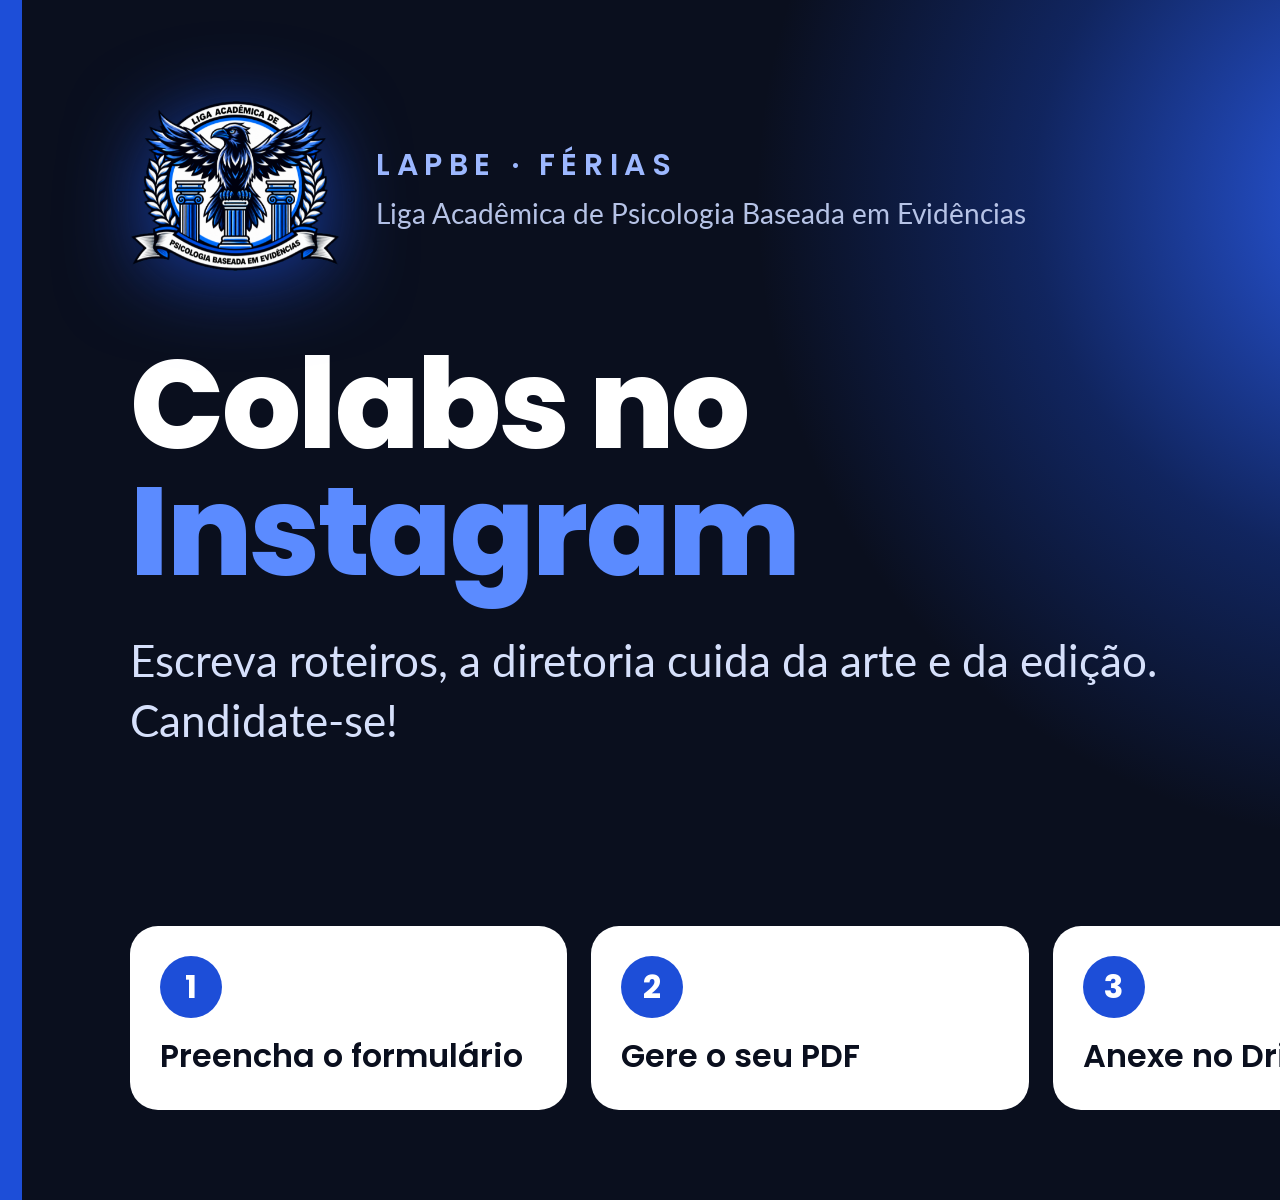
<file: arte/arte.html>
<!doctype html><html lang="pt-BR"><head><meta charset="utf-8">
<link href="https://fonts.googleapis.com/css2?family=Lato:wght@400;700&family=Poppins:wght@500;600;700;800&display=swap" rel="stylesheet">
<style>
*{box-sizing:border-box;margin:0}
body{width:1600px;height:1200px;background:#0a0f1e;font-family:Lato,sans-serif;color:#fff;position:relative;overflow:hidden}
.glow{position:absolute;width:1300px;height:1300px;right:-450px;top:-450px;background:radial-gradient(circle,#2a5be8 0%,rgba(29,78,216,.35) 40%,transparent 70%)}
.bar{position:absolute;left:0;top:0;bottom:0;width:22px;background:#1d4ed8}
.wrap{position:absolute;inset:0;padding:100px 110px 90px 130px;display:flex;flex-direction:column}
.top{display:flex;align-items:center;gap:36px}
.top img{width:210px;filter:drop-shadow(0 10px 40px rgba(29,78,216,.7))}
.eyebrow{font:600 30px Poppins;letter-spacing:.22em;text-transform:uppercase;color:#9db8ff}
.sub{font-size:28px;color:#b6c3e6;margin-top:8px}
h1{font:800 124px/1.02 Poppins;margin-top:70px;letter-spacing:-.02em}
h1 span{color:#5b8bff}
p.lead{font-size:44px;line-height:1.35;color:#d6e0fb;margin-top:36px;max-width:1150px}
.steps{display:flex;gap:24px;margin-top:auto}
.step{flex:1;background:#fff;color:#0a0f1e;border-radius:28px;padding:30px 30px 34px}
.step b{display:grid;place-items:center;width:62px;height:62px;border-radius:50%;background:#1d4ed8;color:#fff;font:700 32px Poppins;margin-bottom:18px}
.step div{font:600 32px/1.25 Poppins}
</style></head><body>
<div class="glow"></div><div class="bar"></div>
<div class="wrap">
  <div class="top"><img src="logo.png" alt="">
    <div><div class="eyebrow">LAPBE · Férias</div><div class="sub">Liga Acadêmica de Psicologia Baseada em Evidências</div></div></div>
  <h1>Colabs no<br><span>Instagram</span></h1>
  <p class="lead">Escreva roteiros, a diretoria cuida da arte e da edição. Candidate-se!</p>
  <div class="steps">
    <div class="step"><b>1</b><div>Preencha o formulário</div></div>
    <div class="step"><b>2</b><div>Gere o seu PDF</div></div>
    <div class="step"><b>3</b><div>Anexe no Drive da liga</div></div>
  </div>
</div></body></html>
</file>
